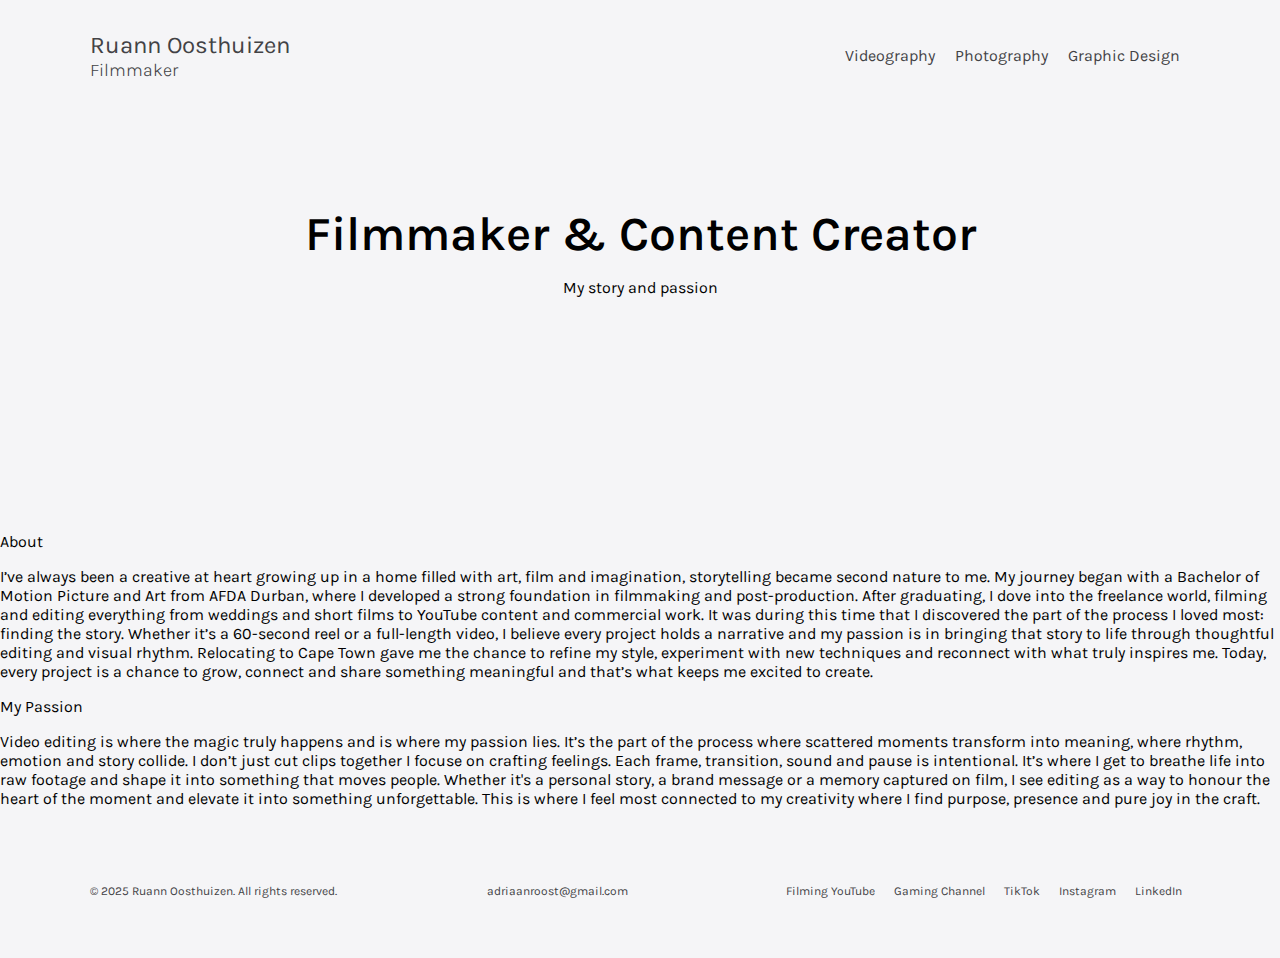
<file: about.html>
<!DOCTYPE html>
<html lang="en">
<head>
    <meta charset="UTF-8">
    <meta name="viewport" content="width=device-width, initial-scale=1.0">
    <link rel="stylesheet" href="./stlye-sheets/about-style.css">
    <link rel="preconnect" href="https://fonts.googleapis.com">
    <link rel="preconnect" href="https://fonts.gstatic.com" crossorigin>
    <link href="https://fonts.googleapis.com/css2?family=Karla:ital,wght@0,200..800;1,200..800&display=swap" rel="stylesheet">
    <title>Bio & Contact</title>
</head>

<body>

    <!-- Navition Bar -->
    <nav class="expended-nav">
        <div class="nav-container">
            <!-- Name and Title -->
            <a href="./index.html" class="nav-item">
                <div class="nav-title-container">
                    <p class="nav-title-upper">Ruann Oosthuizen</p>
                    <p class="nav-title-lower">Filmmaker</p>
                </div>
            </a>
            <!-- Toggle button for mobile view -->
            <div id="mySidepanel" class="sidepanel">
                <a href="javascript:void(0)" class="closebtn" onclick="closeNav()">×</a>
                <a href="./videography.html">Videography</a>
                <a href="./photography.html">Photography</a>
                <a href="./graphic.html">Graphic Design</a>
                <!-- <a href="#">Bio & Contact</a> -->
            </div>
            <button class="openbtn" onclick="openNav()">☰</button>
            <!-- Navbar menu -->
            <div class="menu-container">
                <ul>
                    <li class="menu-item">
                        <a href="./videography.html">Videography</a>
                    </li>
                    <li class="menu-item">
                        <a href="./photography.html">Photography</a>
                    </li>
                    <li class="menu-item">
                        <a href="./graphic.html">Graphic Design</a>
                    </li>
                    <!-- <li class="menu-item">
                        <a href="#">Bio & Contact</a>
                    </li> -->
                </ul>
            </div>
        </div>
    </nav>


    <!-- landing section -->
    <div class="title-strip">
        <div class="title-text-container">
            <h1>Filmmaker & Content Creator</h1>
            <p>My story and passion</p>
        </div>
    </div>


    <!-- content section -->
     <div class="bio-container">
        <div class="about-me-section">
            <div class="title-container">
                <p>About</p>
            </div>
            <div class="par-container">
                <p>I’ve always been a creative at heart growing up in a home filled with art, film and imagination, storytelling became second nature to me. My journey began with a Bachelor of Motion Picture and Art from AFDA Durban, where I developed a strong foundation in filmmaking and post-production.
                    After graduating, I dove into the freelance world, filming and editing everything from weddings and short films to YouTube content and commercial work. It was during this time that I discovered the part of the process I loved most: finding the story. Whether it’s a 60-second reel or a full-length video, I believe every project holds a narrative and my passion is in bringing that story to life through thoughtful editing and visual rhythm.
                    Relocating to Cape Town gave me the chance to refine my style, experiment with new techniques and reconnect with what truly inspires me. Today, every project is a chance to grow, connect and share something meaningful and that’s what keeps me excited to create.
            </div>
        </div>
        <div class="bio-filmmaker">
            <div class="title-container">
                <p>My Passion</p>
            </div>
            <div class="par-container">
                <p>Video editing is where the magic truly happens and is where my passion lies. It’s the part of the process where scattered moments transform into meaning, where rhythm, emotion and story collide. I don’t just cut clips together I focuse on crafting feelings. Each frame, transition, sound and pause is intentional. It’s where I get to breathe life into raw footage and shape it into something that moves people.
                    Whether it's a personal story, a brand message or a memory captured on film, I see editing as a way to honour the heart of the moment and elevate it into something unforgettable. This is where I feel most connected to my creativity where I find purpose, presence and pure joy in the craft.</p>
            </div>
        </div>
        <div class="clients-list">

        </div>
        <div class="bio-dev">

        </div>
     </div>


    <!-- contact section -->
    <footer class="small-footer">
        <div class="footer-left">
            &copy; 2025 Ruann Oosthuizen. All rights reserved.
        </div>
        <div class="footer-center">
            <a href="mailto:adriaanroost@gmail.com">adriaanroost@gmail.com</a><br>
        </div>
        <div class="footer-right">
            <a href="https://www.youtube.com/@studiotreelight" target="_blank">Filming YouTube</a>
            <a href="https://www.youtube.com/@fuzzykoala" target="_blank">Gaming Channel</a>
            <a href="https://www.tiktok.com/@fuzzykoala" target="_blank">TikTok</a>
            <a href="https://www.instagram.com/studio_treelight/" target="_blank">Instagram</a>
            <a href="https://www.linkedin.com/in/ruann-oosthuizen-95a55b198/" target="_blank">LinkedIn</a>
        </div>
    </footer>



    <script>
        // Mobile side nav bar toggle script
        function openNav() {
            document.getElementById("mySidepanel").style.width = "250px";
        }

        function closeNav() {
            document.getElementById("mySidepanel").style.width = "0";
        }
    </script>
</body>
</html>
</file>
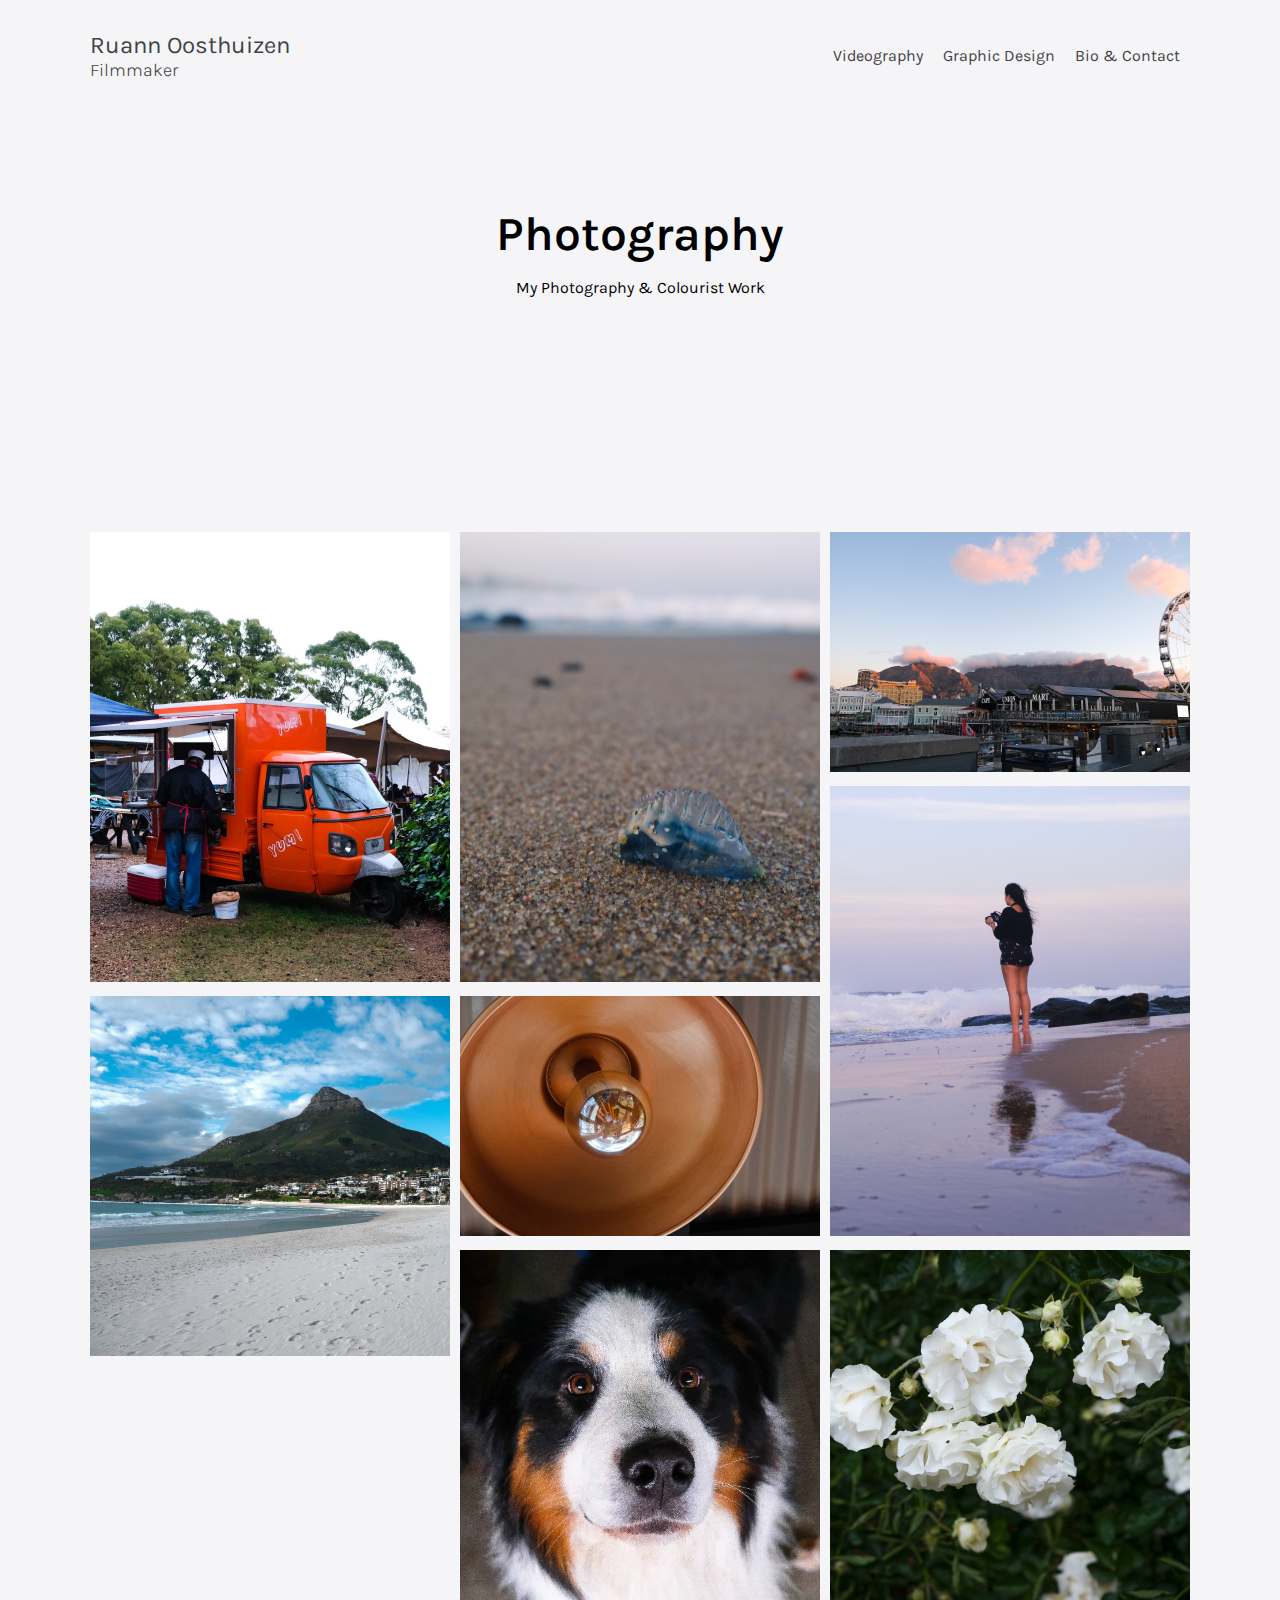
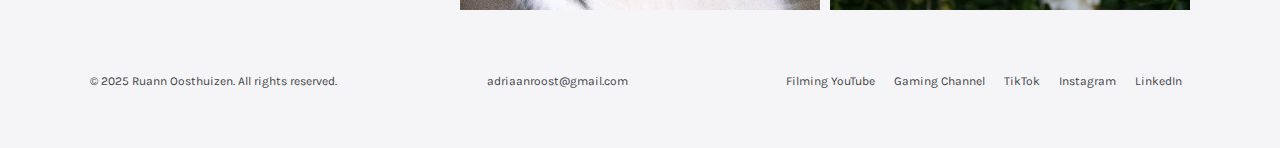
<file: photography.html>
<!DOCTYPE html>
<html lang="en">
<head>
    <meta charset="UTF-8">
    <meta name="viewport" content="width=device-width, initial-scale=1.0">
    <link rel="stylesheet" href="./stlye-sheets/photography-style.css">
    <link rel="preconnect" href="https://fonts.googleapis.com">
    <link rel="preconnect" href="https://fonts.gstatic.com" crossorigin>
    <link href="https://fonts.googleapis.com/css2?family=Karla:ital,wght@0,200..800;1,200..800&display=swap" rel="stylesheet">
    <title>Photos</title>
</head>

<body>

    <!-- Navition Bar -->
    <nav class="expended-nav">
        <div class="nav-container">
            <!-- Name and Title -->
            <a href="./index.html" class="nav-item">
                <div class="nav-title-container">
                    <p class="nav-title-upper">Ruann Oosthuizen</p>
                    <p class="nav-title-lower">Filmmaker</p>
                </div>
            </a>
            <!-- Toggle button for mobile view -->
            <div id="mySidepanel" class="sidepanel">
                <a href="javascript:void(0)" class="closebtn" onclick="closeNav()">×</a>
                <a href="./videography.html">Videography</a>
                <!-- <a href="#">Photography</a> -->
                <a href="./graphic.html">Graphic Design</a>
                <a href="./about.html">Bio & Contact</a>
            </div>
            <button class="openbtn" onclick="openNav()">☰</button>
            <!-- Navbar menu -->
            <div class="menu-container">
                <ul>
                    <li class="menu-item">
                        <a href="./videography.html">Videography</a>
                    </li>
                    <!-- <li class="menu-item">
                        <a href="#">Photography</a>
                    </li> -->
                    <li class="menu-item">
                        <a href="./graphic.html">Graphic Design</a>
                    </li>
                    <li class="menu-item">
                        <a href="./about.html">Bio & Contact</a>
                    </li>
                </ul>
            </div>
        </div>
    </nav>


    <!-- landing section -->
    <div class="title-strip">
        <div class="title-text-container">
            <h1>Photography</h1>
            <p>My Photography & Colourist Work</p>
        </div>
    </div>


    <!-- photos content section -->
    <div class="photos-content">
        <div class="grid-item">
            <div class="overlay-container">
                <img src="./assets/grid-photos/food-truck.jpg" alt="Food Truck">
            </div>
        </div>
        <div class="grid-item">
            <div class="overlay-container">
                <img src="./assets/grid-photos/lions-head.jpg" alt="Lions Head">
            </div>
        </div>
        <div class="grid-item">
            <div class="overlay-container">
                <img src="./assets/grid-photos/blue-bottle.jpg" alt="Blue Bottle">
            </div>
        </div>
        <div class="grid-item">
            <div class="overlay-container">
                <img src="./assets/grid-photos/roof-lamp.jpg" alt="Roof Lamp">
            </div>
        </div>
        <div class="grid-item">
            <div class="overlay-container">
                <img src="./assets/grid-photos/sheperd-dog.jpg" alt="Sheperd Dog">
            </div>
        </div>
        <div class="grid-item">
            <div class="overlay-container">
                <img src="./assets/grid-photos/table-mountain.jpg" alt="Water Front, Table Mountain">
            </div>
        </div>
        <div class="grid-item">
            <div class="overlay-container">
                <img src="./assets/grid-photos/tiffani.jpg" alt="Beach shore line girl">
            </div>
        </div>
        <div class="grid-item">
            <div class="overlay-container">
                <img src="./assets/grid-photos/white-roses.jpg" alt="White Roses">
            </div>
        </div>
    </div>


    <!-- Modal HTML -->
    <div id="imageModal" class="modal">
        <span class="close">&times;</span>
        <img class="modal-content" id="modalImg">
    </div>


    <!-- contact section -->
    <footer class="small-footer">
        <div class="footer-left">
            &copy; 2025 Ruann Oosthuizen. All rights reserved.
        </div>
        <div class="footer-center">
            <a href="mailto:adriaanroost@gmail.com">adriaanroost@gmail.com</a><br>
        </div>
        <div class="footer-right">
            <a href="https://www.youtube.com/@studiotreelight" target="_blank">Filming YouTube</a>
            <a href="https://www.youtube.com/@fuzzykoala" target="_blank">Gaming Channel</a>
            <a href="https://www.tiktok.com/@fuzzykoala" target="_blank">TikTok</a>
            <a href="https://www.instagram.com/studio_treelight/" target="_blank">Instagram</a>
            <a href="https://www.linkedin.com/in/ruann-oosthuizen-95a55b198/" target="_blank">LinkedIn</a>
        </div>
    </footer>



    <script>
        // Mobile side nav bar toggle script
        function openNav() {
            document.getElementById("mySidepanel").style.width = "250px";
        }

        function closeNav() {
            document.getElementById("mySidepanel").style.width = "0";
        }



        // Hover, play video script
        document.querySelectorAll('.hover-video').forEach(video => {
            video.addEventListener('mouseenter', () => {
                video.play();
            });

            video.addEventListener('mouseleave', () => {
                video.pause();
                video.currentTime = 0; // Reset video to the beginning
            });
        });


        // Click image display script:
        // Get modal elements
        const modal = document.getElementById("imageModal");
        const modalImg = document.getElementById("modalImg");
        const closeBtn = document.querySelector(".modal .close");

        // Add click listener to all grid images
        document.querySelectorAll(".overlay-container img").forEach(img => {
            img.addEventListener("click", function () {
            modal.style.display = "block";
            modalImg.src = this.src;
            });
        });

        // Close modal on click of X
        closeBtn.onclick = function () {
            modal.style.display = "none";
        };

        // Optional: Close modal on outside click
        modal.onclick = function (e) {
            if (e.target === modal) {
            modal.style.display = "none";
            }
        };


    </script>
</body>
</html>
</file>
<file: stlye-sheets/about-style.css>
/* Variables */
:root {
    --cultured-white: rgb(245, 245, 247);
    --silver: rgb(230, 230, 230);
    --grey: rgb(66, 66, 69);
    --gold: rgb(255, 204, 0);
    --main-font: "Karla", sans-serif;
    --header-weight: 600;
    --header-size: 48px;
    --sub-header-size: 36px;
    --mobile-header-size: 24px;
}


/* Body Styling */
* {
    box-sizing: border-box;
    background-color: var(--cultured-white);
    font-family: var(--main-font);
}
a {
    text-decoration: none;
    color: var(--grey);
}
.header-text {
    font-weight: var(--header-weight);
}
body {
    margin: 0;
    overscroll-behavior: none;
    scroll-behavior: smooth;
}


/* Navigation Styling */
.expended-nav { 
    width: 100%;
    padding: 30px 90px;
}
.nav-container {
    width: 100%;
    height: 100%;
    display: flex;
    justify-content: space-between;
    align-items: center;
}
.nav-title-container:hover {
    color: var(--gold);
    transition: 0.3s;
}
.nav-title-upper {
    font-size: 24px;
    margin: 0;
}
.nav-title-lower {
    margin: 0;
    font-weight: 300;
    font-size: 18px;
}
.menu-container ul {
    display: flex;
    list-style: none;
}
.menu-item {
    padding: 0 10px;
}
.menu-item a {
    transition: 0.3s;
}
.menu-item a:hover {
    color: var(--gold);
}
/* Mobile nav bar */
.sidepanel  {
    width: 0;
    position: fixed;
    z-index: 1;
    height: 250px;
    top: 0;
    right: 0;
    background-color: var(--cultured-white);
    overflow-x: hidden;
    transition: 0.5s;
    padding-top: 60px;
    box-shadow: 2px 4px 5px rgba(0, 0, 0, 0.1);
}
.sidepanel a {
    padding: 15px 32px 10px 10px;
    text-decoration: none;
    text-align: right;
    font-size: 20px;
    color: var(--grey);
    display: block;
    transition: 0.3s;
}
.sidepanel a:hover {
    color: var(--gold);
}
.sidepanel .closebtn {
    position: absolute;
    top: 0;
    right: 25px;
    font-size: 34px;
}
.openbtn {
    display: none;
    font-size: 34px;
    cursor: pointer;
    color: var(--grey);
    padding: 10px 15px;
    border: none;
} 
.openbtn:hover {
    color: var(--gold);
}
@media (max-width: 640px) {
    .openbtn {
        display: initial;
    }
    .menu-container {
        display: none;
    }
    .expended-nav { 
        width: 100%;
        padding: 30px 30px;
    }
}


/* Footer section styling */
.small-footer {
    display: flex;
    justify-content: space-between;
    align-items: center;
    color: var(--grey);
    font-size: 12px;
    padding: 60px 90px;
    flex-wrap: wrap;
}
.small-footer a {
    color: var(--grey);
    text-decoration: none;
    margin: 0 0.5rem;
}
.small-footer a:hover {
    color: var(--gold);
}
.footer-center, .footer-right {
    text-align: center;
}
@media screen and (max-width: 1024px) {
    .small-footer {
        font-size: 11px;
        padding: 30px 60px;
    }
}
@media (max-width: 640px) {
    .small-footer {
        flex-direction: column;
        gap: 20px;
        font-size: 10px;
        padding: 30px 20px;
    }
}


/* landing section styling */
.title-strip {
    position: relative;
    width: 100%;
    height: 300px;
    overflow: hidden;
    margin-bottom: 121px;
}
.title-text-container {
    top: 0;
    left: 0;
    width: 100%;
    height: 100%;
    display: flex;
    flex-direction: column;
    justify-content: center;
    align-items: center;
    text-align: center;
    padding: 20px;
}
.title-text-container h1 {
    font-size: var(--header-size);
    font-weight: var(--header-weight);
    margin: 0;
}
.title-text-container p {
    font-size: 18;
    margin-bottom: 20px;
}
@media (max-width: 640px) {
    .title-text-container h1 {
        font-size: var(--mobile-header-size);
    }
    .title-text-container p {
        font-size: 16px;
        margin-bottom: 25px;
    }
}
</file>
<file: stlye-sheets/photography-style.css>
/* Variables */
:root {
    --cultured-white: rgb(245, 245, 247);
    --silver: rgb(230, 230, 230);
    --grey: rgb(66, 66, 69);
    --gold: rgb(255, 204, 0);
    --main-font: "Karla", sans-serif;
    --header-weight: 600;
    --header-size: 48px;
    --sub-header-size: 36px;
    --mobile-header-size: 24px;
}


/* Body Styling */
* {
    box-sizing: border-box;
    background-color: var(--cultured-white);
    font-family: var(--main-font);
}
a {
    text-decoration: none;
    color: var(--grey);
}
.header-text {
    font-weight: var(--header-weight);
}
body {
    margin: 0;
    overscroll-behavior: none;
    scroll-behavior: smooth;
}


/* Navigation Styling */
.expended-nav { 
    width: 100%;
    padding: 30px 90px;
}
.nav-container {
    width: 100%;
    height: 100%;
    display: flex;
    justify-content: space-between;
    align-items: center;
}
.nav-title-container:hover {
    color: var(--gold);
    transition: 0.3s;
}
.nav-title-upper {
    font-size: 24px;
    margin: 0;
}
.nav-title-lower {
    margin: 0;
    font-weight: 300;
    font-size: 18px;
}
.menu-container ul {
    display: flex;
    list-style: none;
}
.menu-item {
    padding: 0 10px;
}
.menu-item a {
    transition: 0.3s;
}
.menu-item a:hover {
    color: var(--gold);
}
/* Mobile nav bar */
.sidepanel  {
    width: 0;
    position: fixed;
    z-index: 1;
    height: 250px;
    top: 0;
    right: 0;
    background-color: var(--cultured-white);
    overflow-x: hidden;
    transition: 0.5s;
    padding-top: 60px;
    box-shadow: 2px 4px 5px rgba(0, 0, 0, 0.1);
}
.sidepanel a {
    padding: 15px 32px 10px 10px;
    text-decoration: none;
    text-align: right;
    font-size: 20px;
    color: var(--grey);
    display: block;
    transition: 0.3s;
}
.sidepanel a:hover {
    color: var(--gold);
}
.sidepanel .closebtn {
    position: absolute;
    top: 0;
    right: 25px;
    font-size: 34px;
}
.openbtn {
    display: none;
    font-size: 34px;
    cursor: pointer;
    color: var(--grey);
    padding: 10px 15px;
    border: none;
} 
.openbtn:hover {
    color: var(--gold);
}
@media (max-width: 640px) {
    .openbtn {
        display: initial;
    }
    .menu-container {
        display: none;
    }
    .expended-nav { 
        width: 100%;
        padding: 30px 30px;
    }
}


/* Footer section styling */
.small-footer {
    display: flex;
    justify-content: space-between;
    align-items: center;
    color: var(--grey);
    font-size: 12px;
    padding: 60px 90px;
    flex-wrap: wrap;
}
.small-footer a {
    color: var(--grey);
    text-decoration: none;
    margin: 0 0.5rem;
}
.small-footer a:hover {
    color: var(--gold);
}
.footer-center, .footer-right {
    text-align: center;
}
@media screen and (max-width: 1024px) {
    .small-footer {
        font-size: 11px;
        padding: 30px 60px;
    }
}
@media (max-width: 640px) {
    .small-footer {
        flex-direction: column;
        gap: 20px;
        font-size: 10px;
        padding: 30px 20px;
    }
}


/* landing section styling */
.title-strip {
    position: relative;
    width: 100%;
    height: 300px;
    overflow: hidden;
    margin-bottom: 121px;
}
.title-text-container {
    top: 0;
    left: 0;
    width: 100%;
    height: 100%;
    display: flex;
    flex-direction: column;
    justify-content: center;
    align-items: center;
    text-align: center;
    padding: 20px;
}
.title-text-container h1 {
    font-size: var(--header-size);
    font-weight: var(--header-weight);
    margin: 0;
}
.title-text-container p {
    font-size: 18;
    margin-bottom: 20px;
}
@media (max-width: 640px) {
    .title-text-container h1 {
        font-size: var(--mobile-header-size);
    }
    .title-text-container p {
        font-size: 16px;
        margin-bottom: 25px;
    }
}


/* photo content section styling */
.photos-content {
    column-count: 3;
    column-gap: 10px;
    padding: 0 90px;
}
.grid-item {
    break-inside: avoid;
    margin-bottom: 10px;
    cursor: pointer;
}
.overlay-container {
    position: relative;
    width: 100%;
    display: inline-block;
    overflow: hidden;
    transition: all 1s ease;
}
.overlay-container:hover {
    border-radius: 25px;
}
.overlay-container img {
    display: block;
    width: 100%;
    height: auto;
    transition: transform 0.5s ease;
}
.overlay-container:hover img {
    transform: scale(1.03);
    transition: transform 0.8s ease;
}
.overlay-text-container {
    position: absolute;
    top: 50%;
    left: 50%;
    transform: translate(-50%, -50%);
    text-align: center;
    color: var(--cultured-white);
    background: none;
    opacity: 0;
    transition: opacity 0.5s ease;
    pointer-events: none;
    display: flex;
    flex-direction: column;
    gap: 8px; /* space between lines */
}
.overlay-text {
    background: none;
    font-size: 16px;
}
.overlay-container:hover .overlay-text-container {
    opacity: 1;
}
.overlay-container:hover .overlay,
.overlay-container:hover .overlay-text {
    opacity: 1;
}
@media screen and (max-width: 1024px) {
    .photos-content {
        column-count: 2;
        padding: 0 30px;
    }
}
@media (max-width: 640px) {
    .photos-content {
        column-count: 1;
        padding: 0 15px;
        column-gap: 5px;
    }
}
/* Modal Styles */
.modal {
    display: none;
    position: fixed;
    z-index: 1000;
    padding-top: 60px;
    left: 0;
    top: 0;
    width: 100%;
    height: 100%;
    overflow: auto;
    background-color: rgba(0,0,0,0.9);
}
.modal-content {
    display: block;
    margin: auto;
    max-width: 80%;
    max-height: 80vh;
    animation: zoomIn 0.3s ease;
    border-radius: 10px;
} 
@keyframes zoomIn {
    from {transform: scale(0.8);}
    to {transform: scale(1);}
} 
.close {
    position: absolute;
    top: 30px;
    right: 45px;
    color: var(--cultured-white);
    background: none;
    font-size: 40px;
    font-weight: bold;
    cursor: pointer;
    transition: 0.3s;
}
.close:hover {
    color: var(--gold);
    scale: 1.2;
}
</file>
